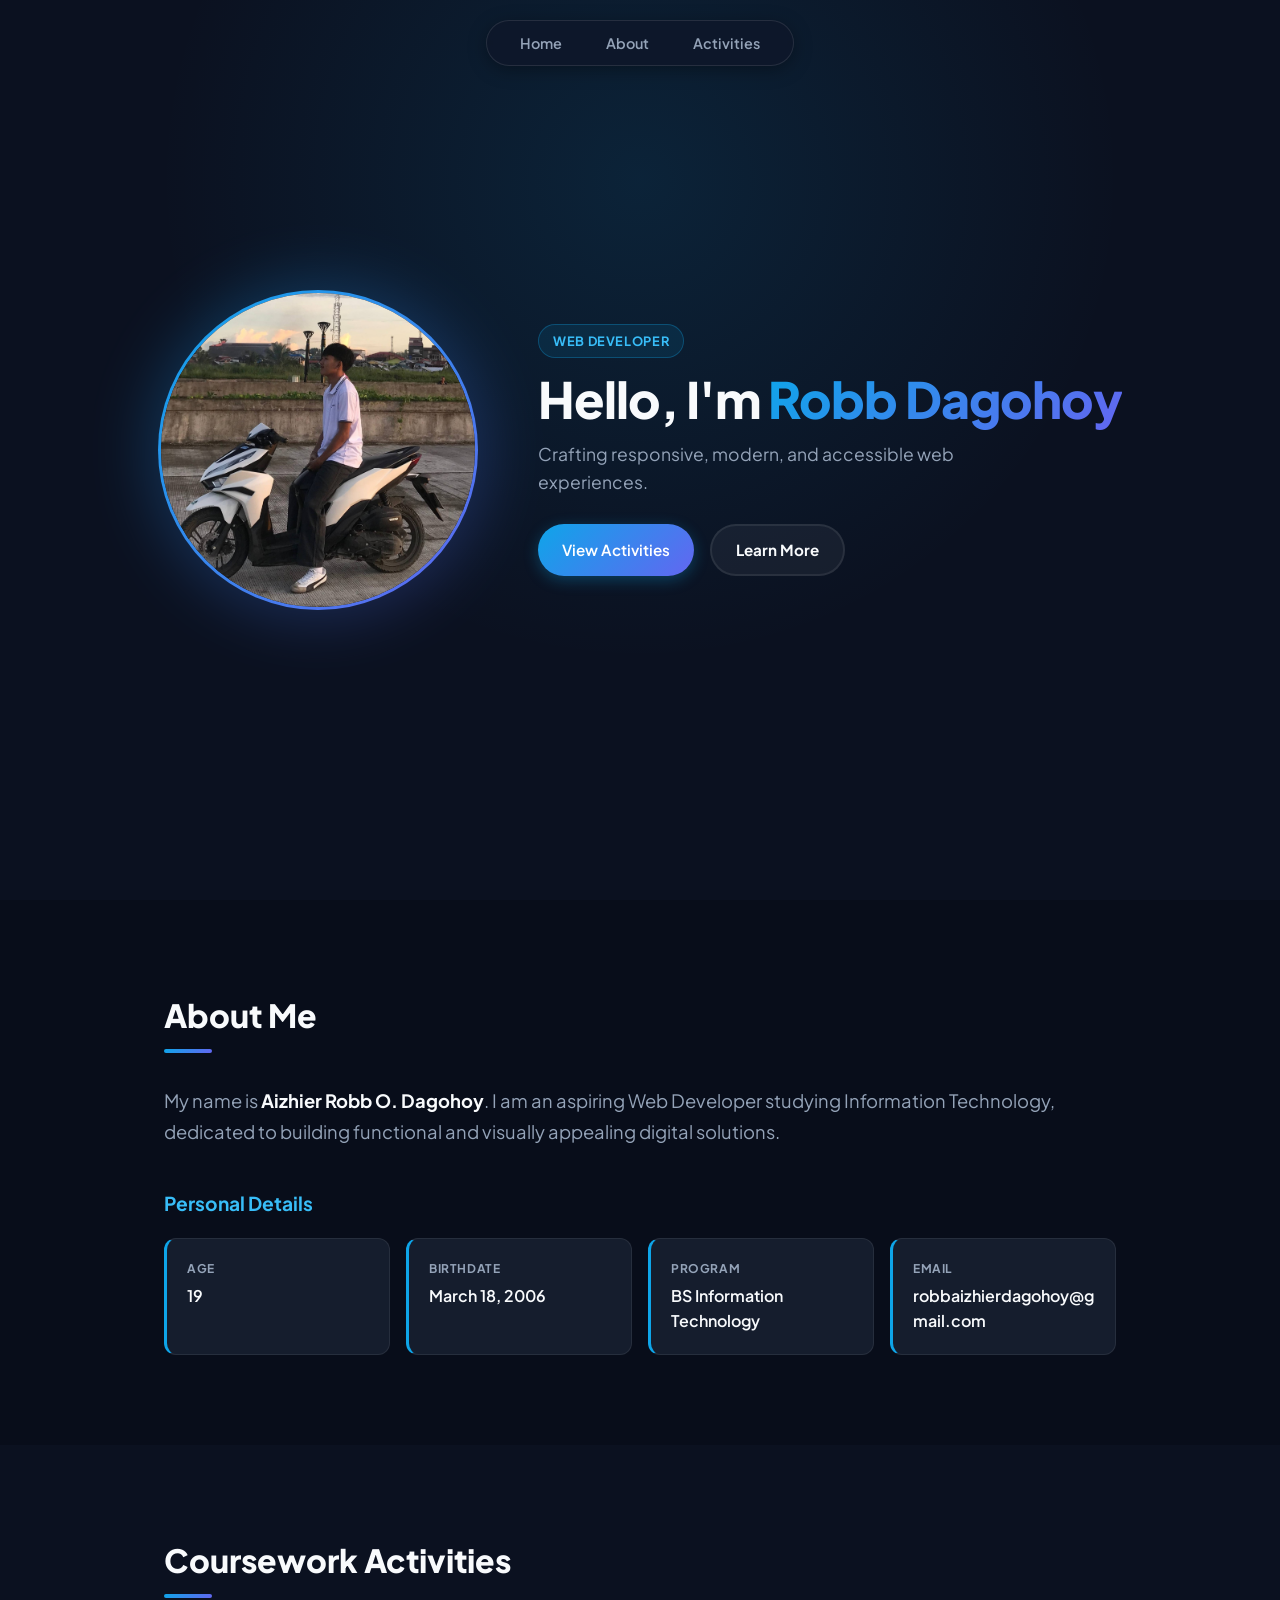
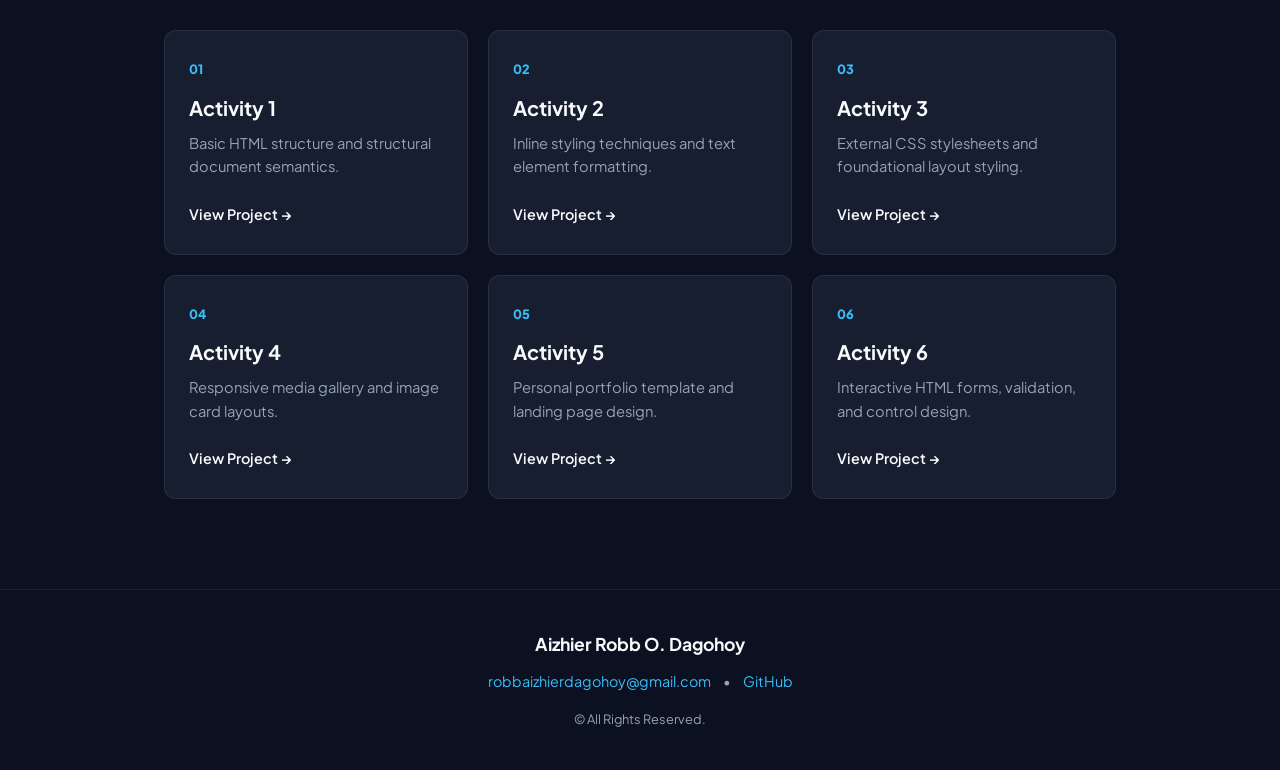
<file: index.html>
<!DOCTYPE html>
<html lang="en">
<head>
    <meta charset="UTF-8">
    <meta name="viewport" content="width=device-width, initial-scale=1.0">
    <title>Aizhier Robb O. Dagohoy | Web Developer Portfolio</title>
    <link rel="preconnect" href="https://fonts.googleapis.com">
    <link rel="preconnect" href="https://fonts.gstatic.com" crossorigin>
    <link href="https://fonts.googleapis.com/css2?family=Plus+Jakarta+Sans:wght@400;500;600;700;800&display=swap" rel="stylesheet">
    <link rel="stylesheet" href="style.css">
</head>
<body>

    <!-- Sticky Floating Navigation Header -->
    <header class="header">
        <nav class="navbar">
            <ul class="nav-menu">
                <li><a href="#home" class="nav-link">Home</a></li>
                <li><a href="#about" class="nav-link">About</a></li>
                <li><a href="#activities" class="nav-link">Activities</a></li>
            </ul>
        </nav>
    </header>
    
    <main>
        <!-- Hero Section -->
        <section class="hero-section" id="home">
            <div class="hero-container">
                <div class="profile-frame">
                    <img src="mypic.jpg" alt="Aizhier Robb O. Dagohoy" class="profile-img">
                </div>
                <div class="hero-text">
                    <span class="badge">Web Developer</span>
                    <h1>Hello, I'm <span class="accent-text">Robb Dagohoy</span></h1>
                    <p class="hero-subtitle">Crafting responsive, modern, and accessible web experiences.</p>
                    <div class="hero-actions">
                        <a href="#activities" class="btn btn-primary">View Activities</a>
                        <a href="#about" class="btn btn-secondary">Learn More</a>
                    </div>
                </div>
            </div>
        </section>

        <!-- About Section -->
        <section class="about-section" id="about">
            <div class="section-container">
                <div class="section-header">
                    <h2>About Me</h2>
                    <div class="header-line"></div>
                </div>
                <p class="intro-text">
                    My name is <strong>Aizhier Robb O. Dagohoy</strong>. I am an aspiring Web Developer studying Information Technology, dedicated to building functional and visually appealing digital solutions.
                </p>

                <h3 class="subsection-title">Personal Details</h3>
                <div class="info-grid">
                    <div class="info-card">
                        <span class="info-label">Age</span>
                        <p class="info-val">19</p>
                    </div>
                    <div class="info-card">
                        <span class="info-label">Birthdate</span>
                        <p class="info-val">March 18, 2006</p>
                    </div>
                    <div class="info-card">
                        <span class="info-label">Program</span>
                        <p class="info-val">BS Information Technology</p>
                    </div>
                    <div class="info-card">
                        <span class="info-label">Email</span>
                        <p class="info-val">robbaizhierdagohoy@gmail.com</p>
                    </div>
                </div>
            </div>
        </section>

        <!-- Activities Section -->
        <section class="activities-section" id="activities">
            <div class="section-container">
                <div class="section-header">
                    <h2>Coursework Activities</h2>
                    <div class="header-line"></div>
                </div>
                <div class="activities-grid">
                    <article class="activity-card">
                        <div class="card-tag">01</div>
                        <h3>Activity 1</h3>
                        <p>Basic HTML structure and structural document semantics.</p>
                        <a href="/Activity 1/index.html" class="card-link">View Project &rarr;</a>
                    </article>
                    <article class="activity-card">
                        <div class="card-tag">02</div>
                        <h3>Activity 2</h3>
                        <p>Inline styling techniques and text element formatting.</p>
                        <a href="/Activity 2/index.html" class="card-link">View Project &rarr;</a>
                    </article>
                    <article class="activity-card">
                        <div class="card-tag">03</div>
                        <h3>Activity 3</h3>
                        <p>External CSS stylesheets and foundational layout styling.</p>
                        <a href="/Activity 3/index.html" class="card-link">View Project &rarr;</a>
                    </article>
                    <article class="activity-card">
                        <div class="card-tag">04</div>
                        <h3>Activity 4</h3>
                        <p>Responsive media gallery and image card layouts.</p>
                        <a href="/Activity 4/index.html" class="card-link">View Project &rarr;</a>
                    </article>
                    <article class="activity-card">
                        <div class="card-tag">05</div>
                        <h3>Activity 5</h3>
                        <p>Personal portfolio template and landing page design.</p>
                        <a href="/Activity 5/index.html" class="card-link">View Project &rarr;</a>
                    </article>
                    <article class="activity-card">
                        <div class="card-tag">06</div>
                        <h3>Activity 6</h3>
                        <p>Interactive HTML forms, validation, and control design.</p>
                        <a href="/Activity 6/index.html" class="card-link">View Project &rarr;</a>
                    </article>
                </div>
            </div>
        </section>
    </main>

    <!-- Footer -->
    <footer class="footer">
        <div class="footer-container">
            <p class="footer-brand">Aizhier Robb O. Dagohoy</p>
            <div class="footer-links">
                <a href="mailto:robbaizhierdagohoy@gmail.com">robbaizhierdagohoy@gmail.com</a>
                <span class="divider">•</span>
                <a href="https://github.com/robbaizhierdagohoy-hue" target="_blank" rel="noopener">GitHub</a>
            </div>
            <p class="copyright">&copy; All Rights Reserved.</p>
        </div>
    </footer>

</body>
</html>
</file>
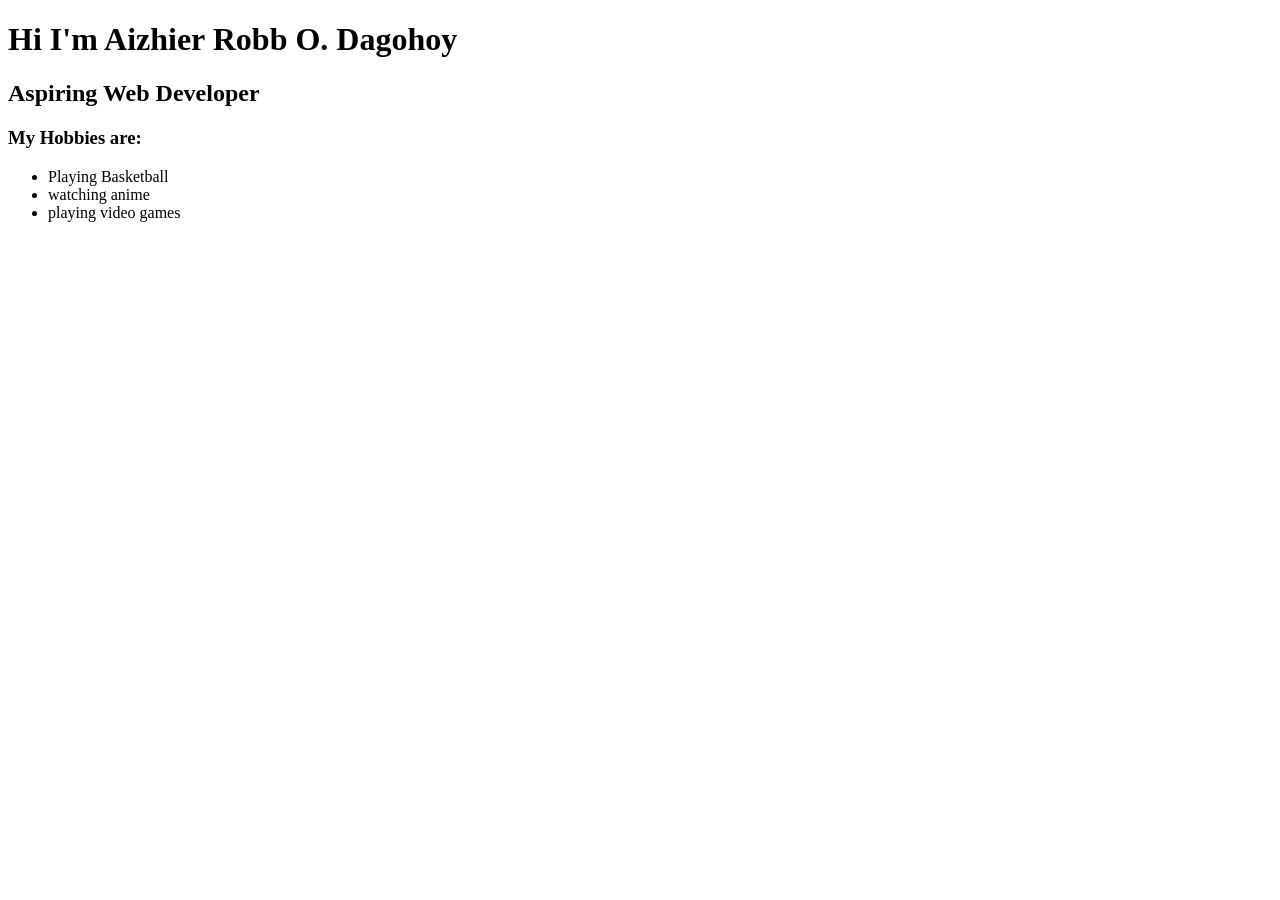
<file: Activity 1/index.html>
<!DOCTYPE html>
<html lang="en">
<head>
    <meta charset="UTF-8">
    <meta name="viewport" content="width=device-width, initial-scale=1.0">
    <title>About Myself</title>
</head>
    <h1>Hi I'm Aizhier Robb O. Dagohoy</h1>
    <h2>Aspiring Web Developer</h2>

    <h3>My Hobbies are:</h3>
    <ul>
        <li>Playing Basketball</li>
        <li>watching anime</li>
        <li>playing video games</li>
    </ul>
<body>
    
</body>
</html>
</file>
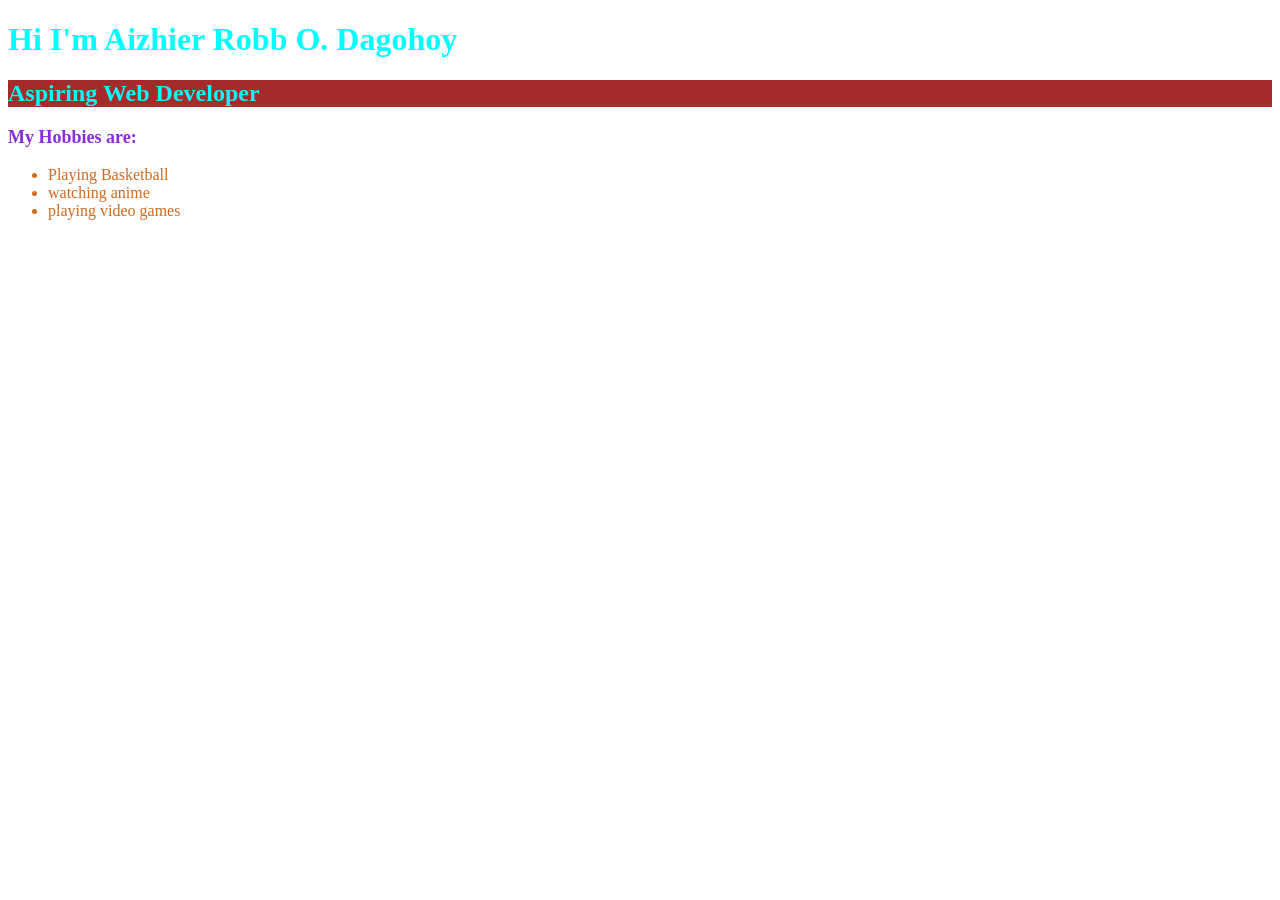
<file: Activity 2/index.html>
<!DOCTYPE html>
<html lang="en">
<head>
    <meta charset="UTF-8">
    <meta name="viewport" content="width=device-width, initial-scale=1.0">
    <title>About Myself</title>
</head>
    <h1 style="color: aqua;">Hi I'm Aizhier Robb O. Dagohoy</h1>
    <h2 style="background-color: brown; color:aqua;">Aspiring Web Developer</h2>

    <h3 style="font-size: large; color:blueviolet">My Hobbies are:</h3>
    <ul style="color: chocolate;">
        <li>Playing Basketball</li>
        <li>watching anime</li>
        <li>playing video games</li>
    </ul>
<body>
    
</body>
</html>
</file>
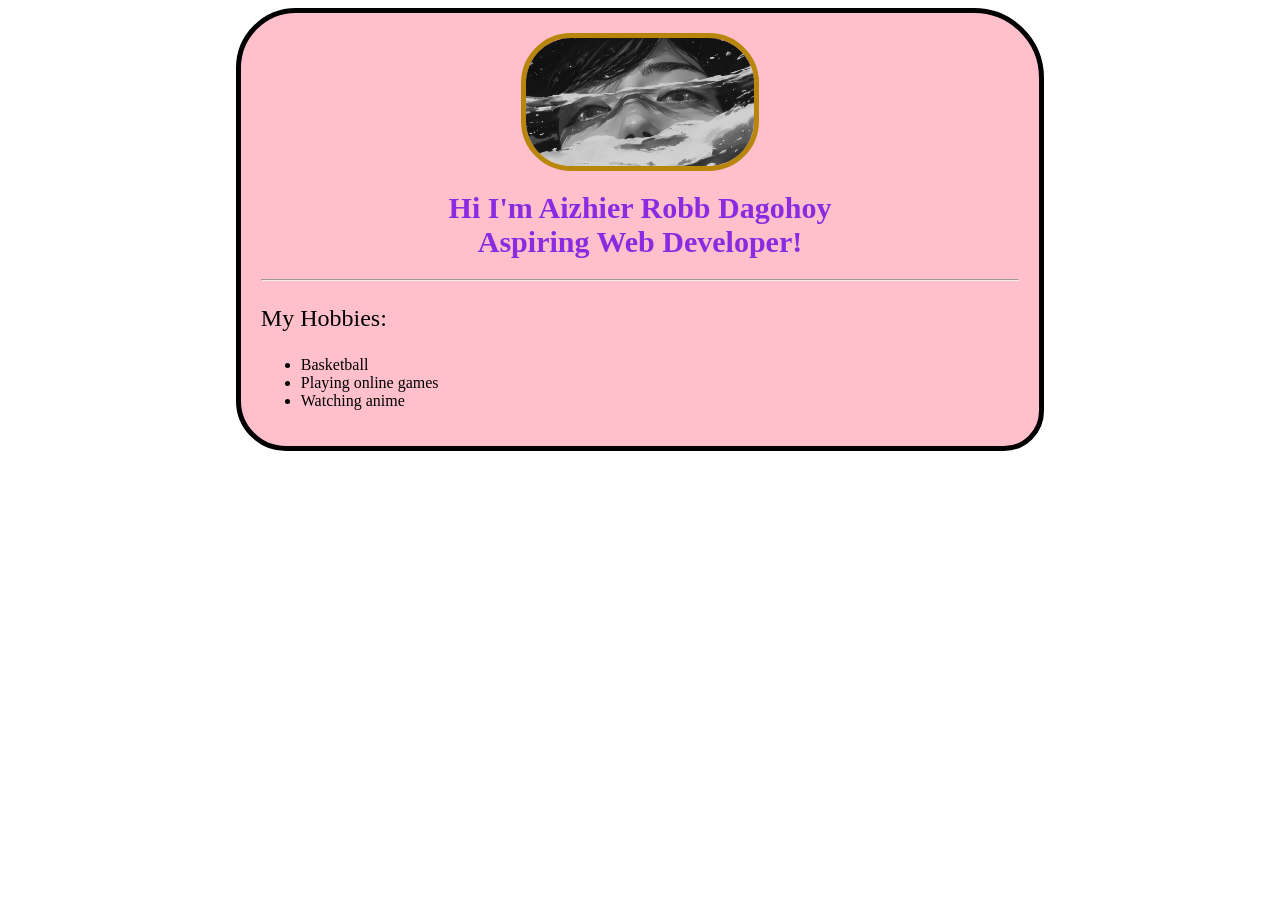
<file: Activity 3/index.html>
<!DOCTYPE html>
<html lang="en">
<head>
    <meta charset="UTF-8">
    <meta name="viewport" content="width=device-width, initial-scale=1.0">
    <title>About Myself</title>
</head>
<style>
    main{
        background-color: pink;
        font-family: 'Segoe UI';
        border: 5px solid;
        border-radius: 60px 70px 40px 50px;
        padding: 20px;
        margin-right: auto;
        margin-left: auto;
        width: 60%;
    }
    img{
        position: relative;
        width: 30%;
        border-radius: 50px;
        margin-left: auto;
        margin-right: auto;
        display: block;
        border: 5px solid;
        border-color: darkgoldenrod;
        
    }
    
    h1{
        text-align: center;
        color: blueviolet;
        font-family: 'Times New Roman';
        font-size: 30px;


    }
    p{
        font-family:Impact;
        padding-left: auto;
        font-size: x-large;

    }

</style>        
<body>

    <main>
    <img src="Pic.jpeg" alt="anime" class="zoom-img">

    <h1>Hi I'm Aizhier Robb Dagohoy<br>Aspiring Web Developer!</h1>
    <hr>
    <p>My Hobbies:</p>
    <ul>
        <li>Basketball</li>
        <li>Playing online games</li>
        <li>Watching anime</li>

    </ul>
   
    </main>
</body>
</html>
</file>
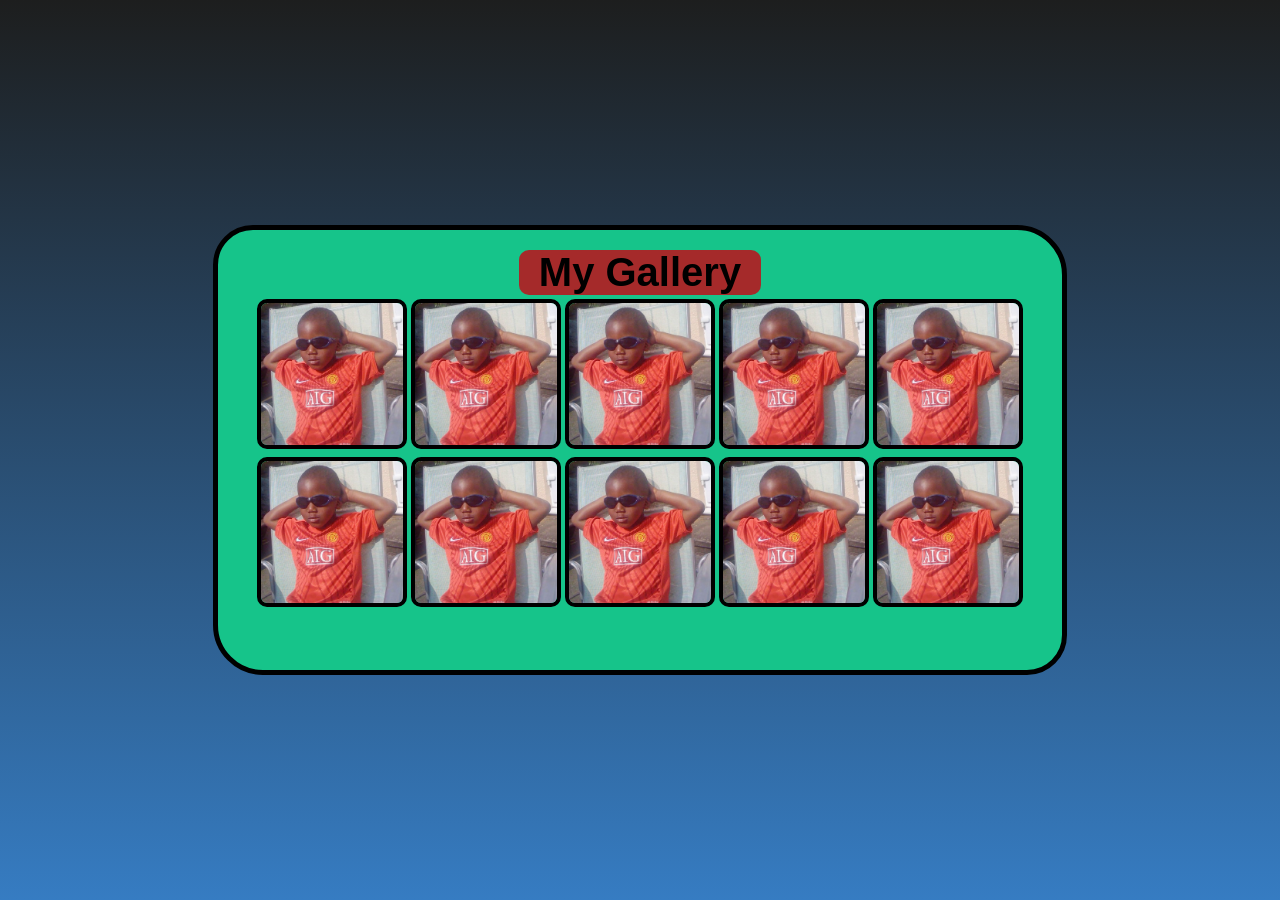
<file: Activity 4/index.html>
<!DOCTYPE html>
<html lang="en">
<head>
    <meta charset="UTF-8">
    <meta name="viewport" content="width=device-width, initial-scale=1.0">
    <link rel="stylesheet" href="style.css">
    <title>Gallery</title>
</head>
<body>
    <main>
        <h1>My Gallery</h1>
        <table>
            <tbody class="container">
                <tr class="card">
                    <td><img src="Picc.jpg" alt="Image 4"></td>
                </tr>
                <tr class="card">
                    <td><img src="Picc.jpg" alt="Image"></td>
                </tr>    
                <tr class="card">
                    <td><img src="Picc.jpg" alt="Image"></td>
                </tr>    
                <tr class="card">
                    <td><img src="Picc.jpg" alt="Image"></td>
                </tr>    
                <tr class="card">
                    <td><img src="Picc.jpg" alt="Image"></td>
                </tr>    
                <tr class="card">
                    <td><img src="Picc.jpg" alt="Image"></td>
                </tr>    
                <tr class="card">
                    <td><img src="Picc.jpg" alt="Image"></td>
                </tr>    
                <tr class="card">
                    <td><img src="Picc.jpg" alt="Image"></td>
                </tr>    
                <tr class="card">
                    <td><img src="Picc.jpg" alt="Image"></td>
                </tr>    
                <tr class="card">
                    <td><img src="Picc.jpg" alt="Image"></td>
                </tr>            
            </tbody>
         </table>

    </main>
</body>
</html>
</file>
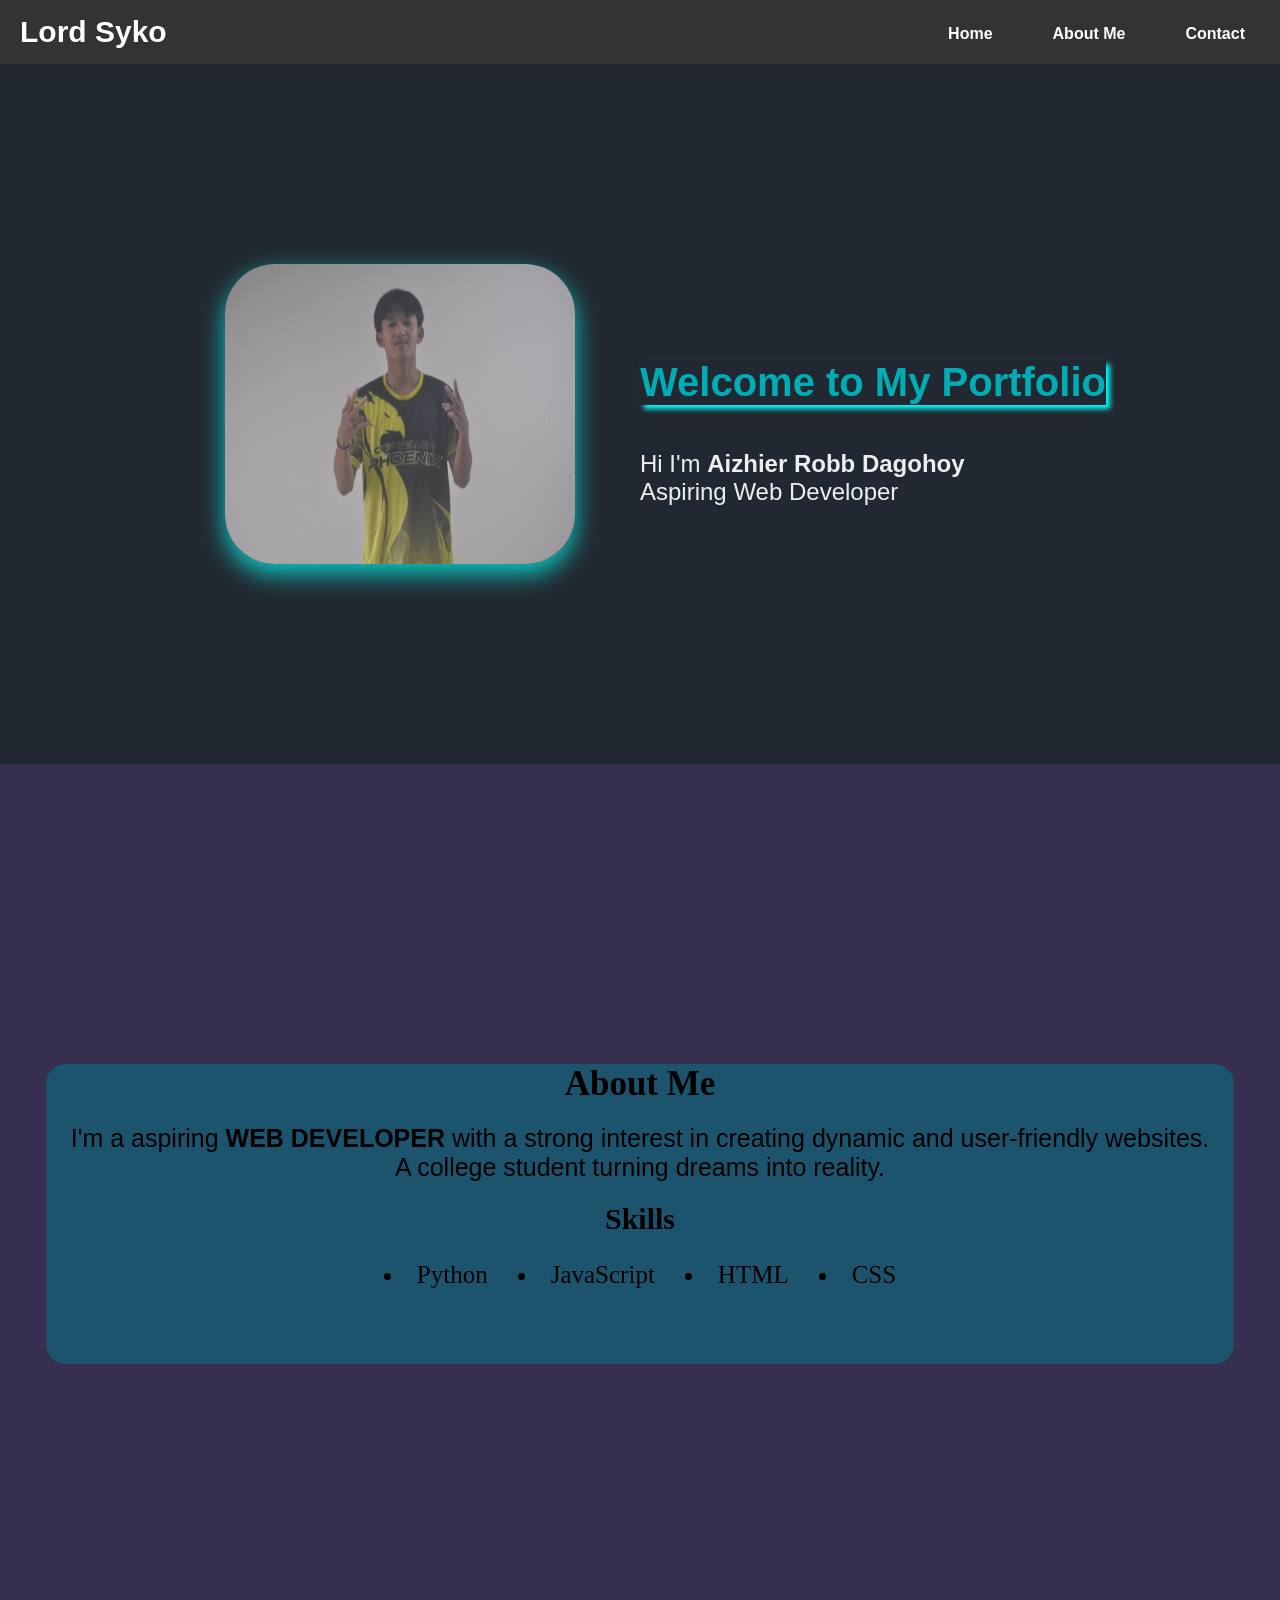
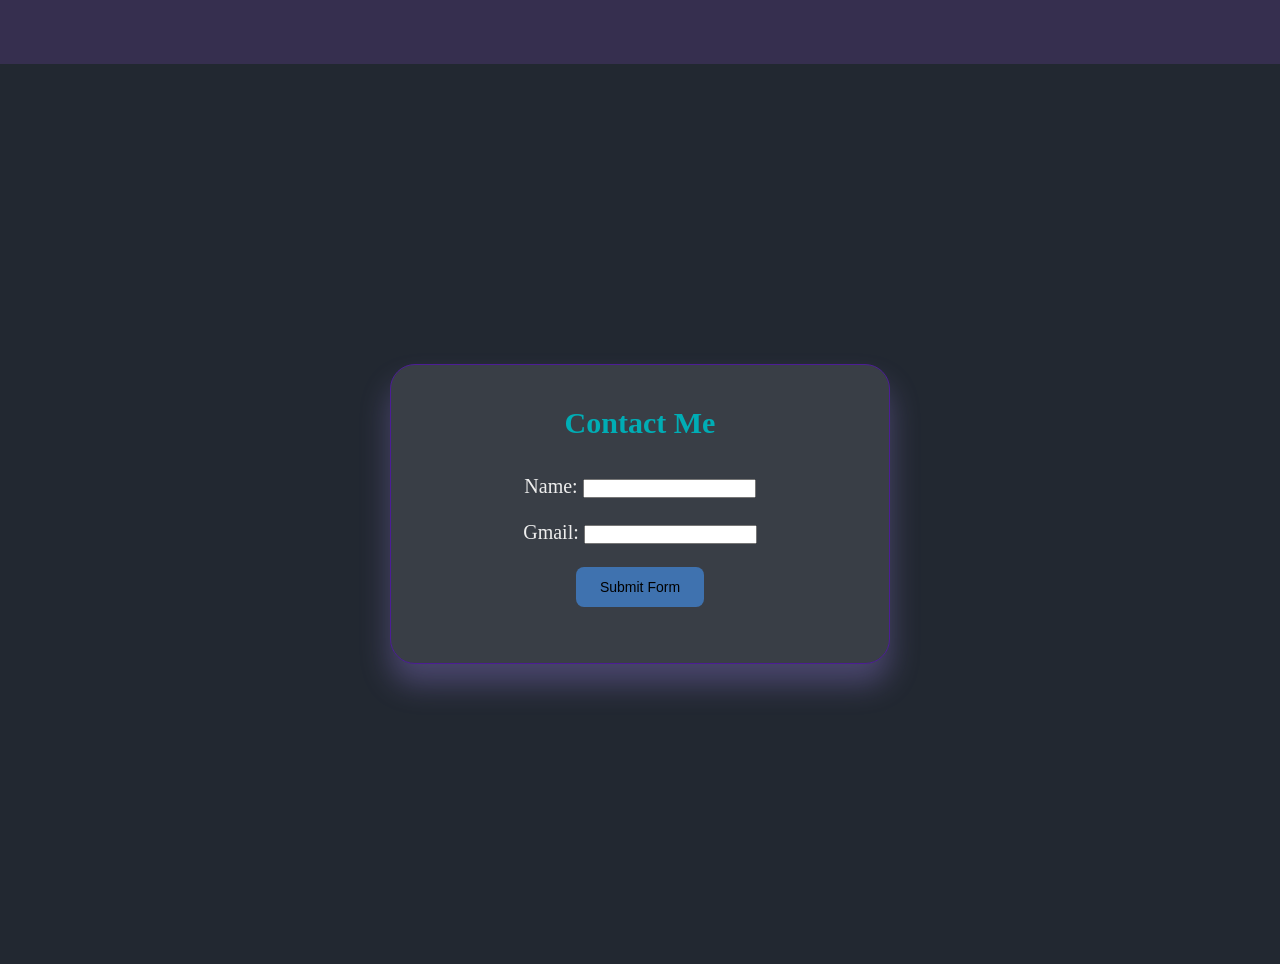
<file: Activity 5/index.html>
<!DOCTYPE html>
<html lang="en">
<head>
    <meta charset="UTF-8">
    <meta name="viewport" content="width=device-width, initial-scale=1.0">
    <link rel="stylesheet" href="style.css">
    <title>My Portfolio</title>
</head>
<body>
    <main  id="home">
    <header class="Navbar">
        <div class="brand">Lord Syko</div>
        <nav>
            <ul>
                <li><a href="#home">Home</a></li>
                <li><a href="#about">About Me</a></li>
                <li><a href="#contact">Contact</a></li>
            </ul>
        </nav>
    </header>
        <div class="container">
            <img src="pics.JPG" alt="Profile Picture">
            <h1>Welcome to My Portfolio</h1>
            <p>Hi I'm <strong>Aizhier Robb Dagohoy</strong><br>Aspiring Web Developer</p>
        </div>
    

    <section class="about" id="about">
        <div class="about-container">
            <div class="about-text">
                <h2>About Me</h2>
                <p>I'm a aspiring <strong>WEB DEVELOPER</strong> with a strong interest in creating dynamic and user-friendly websites.<br>A college student turning dreams into reality.</p>
                <h3>Skills</h3>    
                <div class="about-skills">
                    <li>Python</li>
                    <li>JavaScript</li>
                    <li>HTML</li>
                    <li>CSS</li>
                </div>
            </div>
        </div>
    </section>

    <article class="article" id="contact">
        <div class="contact-container">
            <h2>Contact Me</h2>
            <form class="form">
                Name: <input type="text" name="name"><br><br>
                Gmail: <input type="gmail" name="gmail"><br><br>
            <button class="button" type="submit">Submit Form</button>
            </form>
        </div>
    </article> 
    </main>      
</body>
</html>
</file>
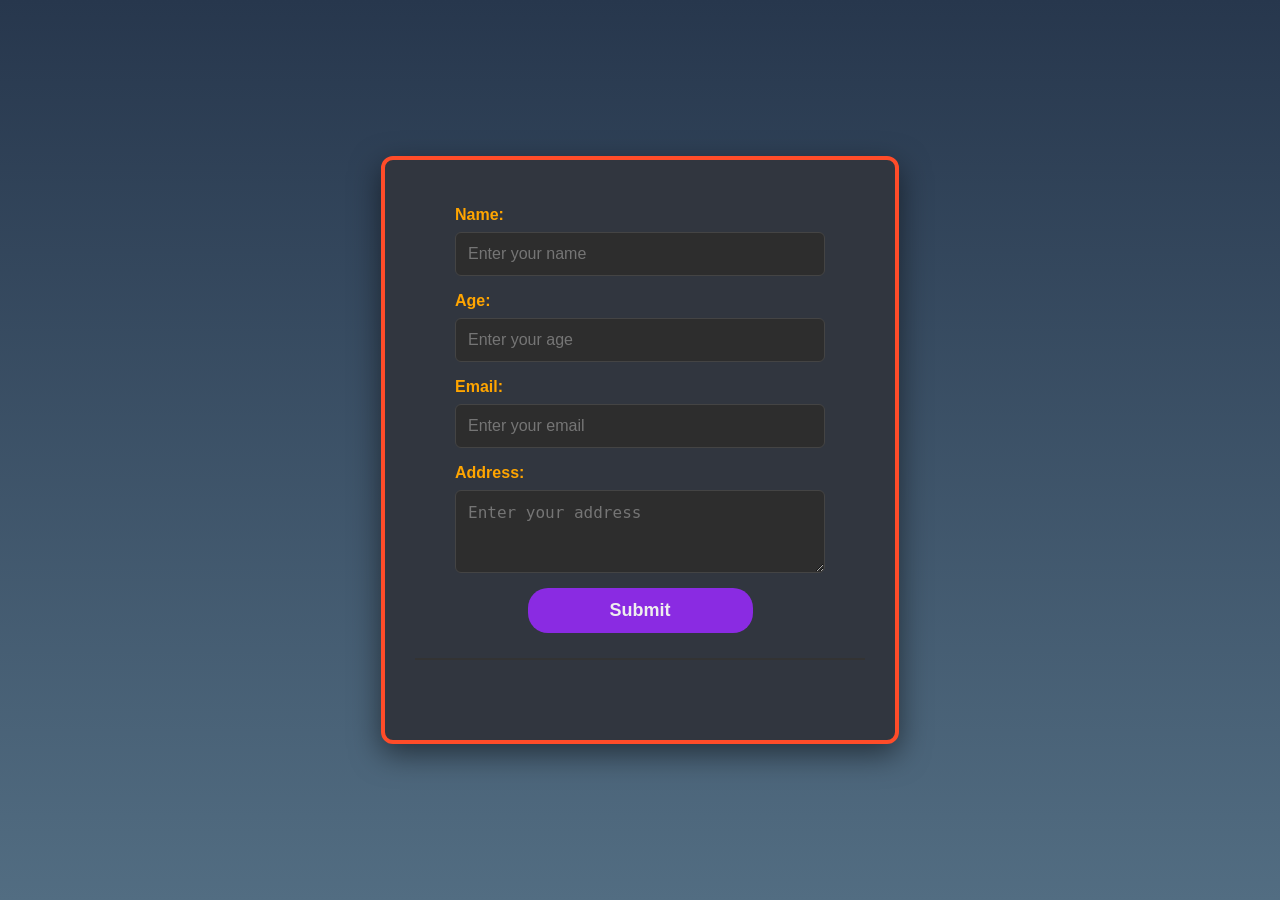
<file: Activity 6/index.html>
<!DOCTYPE html>
<html lang="en">
<head>
    <link rel="stylesheet" href="style.css">
    <script src="script.js" defer></script>
    <title>Personal Information</title>
</head>
<body>
    <main class="container">
        <section class="formCard">
            <form>
                <figure class="formGroup">
                    <label>Name:</label>
                    <input type="text" id="name" placeholder="Enter your name" required>
                </figure>
                <figure class="formGroup">
                    <label>Age:</label>
                    <input type="number" id="age" placeholder="Enter your age" required>
                </figure>
                <figure class="formGroup">
                    <label>Email:</label>
                    <input type="email" id="email" placeholder="Enter your email" required>
                </figure>
                <figure class="formGroup">
                    <label>Address:</label>
                    <textarea rows="3" id="address" placeholder="Enter your address"></textarea>
                </figure>
                
                <button type="submit" class="btn">Submit</button>
            </form>
        </section>

        <article class="dataContent"></article>
    </main>
</body>
</html>
</file>
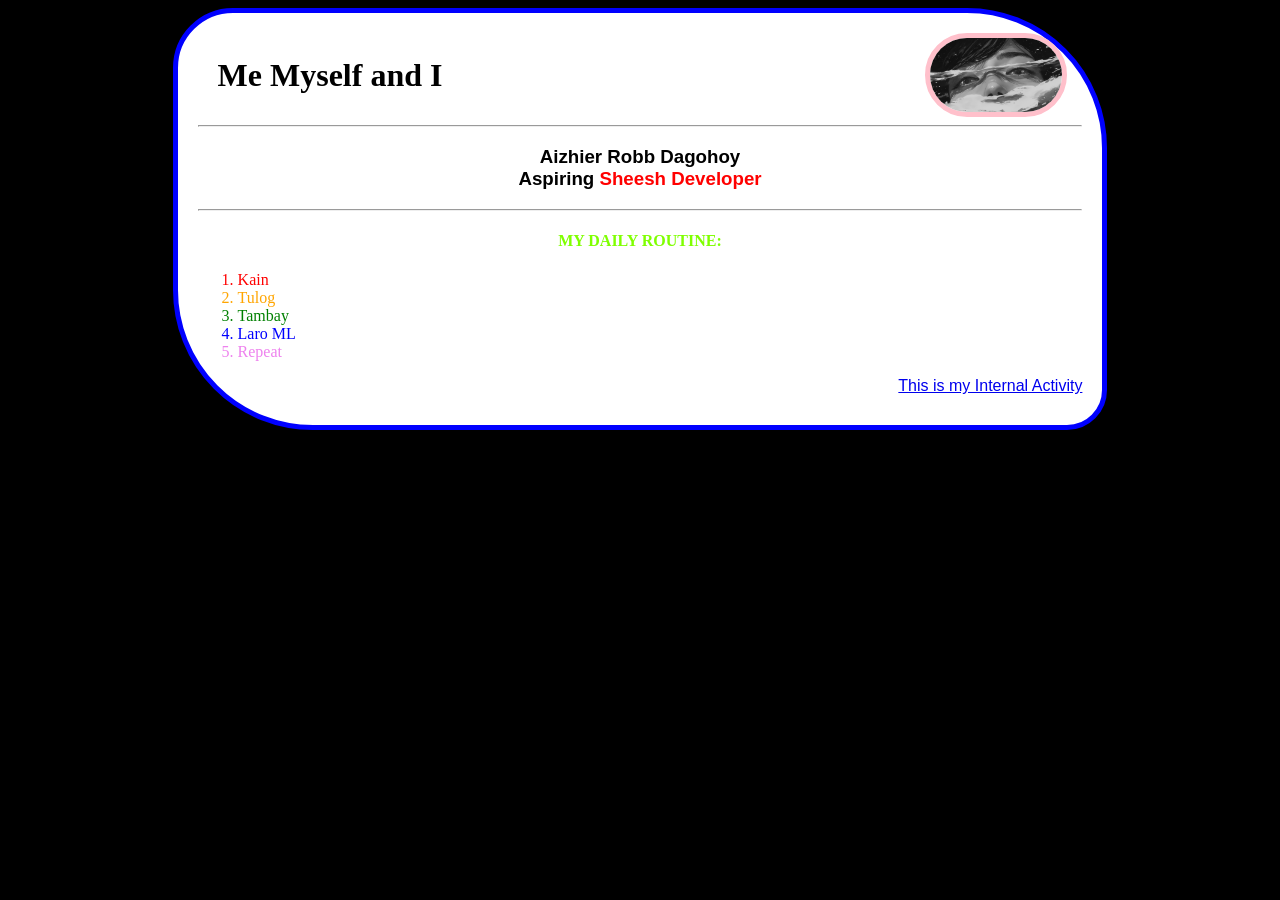
<file: Activity 3/external.html>
<!DOCTYPE html>
<html lang="en">
<head>
    <meta charset="UTF-8">
    <meta name="viewport" content="width=device-width, initial-scale=1.0">
    <link rel="stylesheet" href="style.css">
    <title>About Myself</title>
</head>
<body>
    <main>
    <div class="container">    
    
    <h1>Me Myself and I</h1>
    <img src="Pic.jpeg" alt="anime pic">
    </div>
    <hr>
    
    
    <section>
        <h3>Aizhier Robb Dagohoy<br>Aspiring <strong><span class="lala">Sheesh Developer</span></strong></h3>

        </section>
        <hr> 
        <article>        
        <h4 class="routine">MY DAILY ROUTINE:</h4>
        <ol>
            <li class="kain">Kain</li>
            <li class="tulog">Tulog</li>
            <li class="tambay">Tambay</li>
            <li class="Laro">Laro ML </li>
            <li class="repeat">Repeat</li>
        </ol>
        </article>
      
    <footer class="tiil">
        <a href="index.html">This is my Internal Activity</a>
        </footer> 
        
    </main>    
</body>
</html>
</file>
<file: style.css>
:root {
    --bg-main: #0b1120;
    --bg-surface: #1e293b;
    --bg-glass: rgba(30, 41, 59, 0.6);
    --card-border: rgba(255, 255, 255, 0.08);
    --text-primary: #f8fafc;
    --text-muted: #94a3b8;
    --accent-primary: #0ea5e9;
    --accent-hover: #38bdf8;
    --accent-gradient: linear-gradient(135deg, #0ea5e9 0%, #6366f1 100%);
    --font-main: 'Plus Jakarta Sans', system-ui, sans-serif;
    --radius-sm: 8px;
    --radius-md: 12px;
    --radius-full: 9999px;
    --shadow-md: 0 4px 20px -2px rgba(0, 0, 0, 0.4);
    --shadow-lg: 0 10px 30px -4px rgba(0, 0, 0, 0.5);
    --transition-smooth: all 0.3s cubic-bezier(0.4, 0, 0.2, 1);
}

/* ==========================================================================
   Global Resets & Base Styles
   ========================================================================== */
*, *::before, *::after {
    box-sizing: border-box;
    margin: 0;
    padding: 0;
}
html, body {
    -ms-overflow-style: none;  /* IE and Edge */
    scrollbar-width: none;  /* Firefox */
}

html {
    scroll-behavior: smooth;
}

body {
    background-color: var(--bg-main);
    color: var(--text-primary);
    font-family: var(--font-main);
    line-height: 1.6;
    overflow-x: hidden;
    -webkit-font-smoothing: antialiased;
}

.header {
    position: fixed;
    top: 20px;
    left: 0;
    right: 0;
    width: 100%;       /* Ensures it spans the full width */
    display: flex;
    justify-content: center;
    align-items: center; /* Centers the navbar horizontally */
    z-index: 1000;
}
.navbar {
    background: rgba(15, 23, 42, 0.85);
    backdrop-filter: blur(16px);
    -webkit-backdrop-filter: blur(16px);
    border: 1px solid rgba(255, 255, 255, 0.1);
    border-radius: var(--radius-full);
    padding: 6px 12px;
    box-shadow: var(--shadow-md);
}
.nav-menu { 
    display: flex; 
    list-style: none; 
    gap: 8px; 
    border-radius: 25px;
    padding: 3px;
}

.nav-link { 
    color: var(--text-muted); 
    text-decoration: none; 
    font-size: 0.9rem; 
    font-weight: 600; 
    padding: 8px 18px; 
    border-radius: var(--radius-full);
    transition: var(--transition-smooth);
}

.nav-link:hover {
    color: var(--text-primary);
    background: rgba(255, 255, 255, 0.1);
}

/* ==========================================================================
   Hero Section
   ========================================================================== */
.hero-section {
    min-height: 100vh;
    display: flex;
    align-items: center;
    justify-content: center;
    padding: 60px 4px 60px;
    background: radial-gradient(circle at 50% 20%, rgba(14, 165, 233, 0.12), transparent 50%);
}

.hero-container {
    max-width: 1000px;
    width: 100%;          
    margin: 0 auto;    
    display: flex;
    flex-direction: column;
    align-items: center;
    justify-content: center;
    gap: 40px;
    text-align: center;
}

@media (min-width: 768px) {
    .hero-container {
        flex-direction: row;
        text-align: left;
        gap: 60px;
    }
}

.profile-frame {
    position: relative;
    width: 220px;
    height: 220px;
    flex-shrink: 0;
}

@media (min-width: 768px) {
    .profile-frame {
        width: 280px;
        height: 280px;
    }
}

.profile-frame {
    position: relative;
    width: 320px;
    height: 320px;
    flex-shrink: 0;
}

.profile-frame::before {
    content: '';
    position: absolute;
    inset: -10px;
    background: var(--accent-gradient);
    border-radius: 50%;
    filter: blur(30px);
    opacity: 0.25;
    z-index: 0;
    transition: var(--transition-smooth);
}
.profile-frame:hover{
    transform: scale(1.03);
    transition: var(--transition-smooth);
}

.profile-frame:hover::before {
    opacity: 1;
    filter: blur(30px);
}

.profile-img {
    position: relative;
    z-index: 1;
    width: 100%;
    height: 100%;
    object-fit: cover;
    border-radius: 50%;
    border: 3px solid transparent;
    background: linear-gradient(var(--bg-main), var(--bg-main)) padding-box,
                var(--accent-gradient) border-box;
}

.badge {
    display: inline-block;
    padding: 6px 14px;
    background: rgba(14, 165, 233, 0.1);
    border: 1px solid rgba(14, 165, 233, 0.3);
    color: var(--accent-hover);
    border-radius: var(--radius-full);
    font-size: 0.8rem;
    font-weight: 700;
    text-transform: uppercase;
    letter-spacing: 0.05em;
    margin-bottom: 12px;
}

.hero-text h1 {
    font-size: 50px;
    font-weight: 800;
    line-height: 1.15;
    margin-bottom: 12px;
    letter-spacing: -0.02em;
}

.accent-text {
    background: var(--accent-gradient);
    background-clip: text;
    -webkit-text-fill-color: transparent;
    padding: 0;
}

.hero-subtitle {
    color: var(--text-muted);
    font-size: 1.1rem;
    max-width: 500px;
    margin-bottom: 28px;
}

.hero-actions {
    display: flex;
    gap: 16px;
    justify-content: center;
}

@media (min-width: 768px) {
    .hero-actions {
        justify-content: flex-start;
    }
}

.btn {
    display: inline-flex;
    align-items: center;
    padding: 12px 24px;
    border-radius: var(--radius-full);
    font-weight: 600;
    font-size: 0.95rem;
    text-decoration: none;
    transition: var(--transition-smooth);
}

.btn-primary {
    background: var(--accent-gradient);
    color: #ffffff;
    box-shadow: 0 4px 15px rgba(14, 165, 233, 0.3);
}

.btn-primary:hover {
    transform: translateY(-2px);
    box-shadow: 0 8px 25px rgba(14, 165, 233, 0.4);
}

.btn-secondary {
    background: rgba(255, 255, 255, 0.05);
    color: var(--text-primary);
    border: 2px solid var(--card-border);
    font-weight: bold;
}

.btn-secondary:hover {
    background: rgb(200, 200, 226);
    color: black;
    border:3px solid rgb(121, 121, 245);
    transform: translateY(-2px);
}

/* ==========================================================================
   Reusable Section Layouts
   ========================================================================== */
.section-container {
    max-width: 1000px;
    margin: 0 auto;
    padding: 90px 24px;
}

.section-header {
    margin-bottom: 32px;
}

.section-header h2 {
    font-size: 2rem;
    font-weight: 800;
}

.header-line {
    width: 48px;
    height: 4px;
    background: var(--accent-gradient);
    border-radius: var(--radius-full);
    margin-top: 8px;
}

/* ==========================================================================
   About Section
   ========================================================================== */
.about-section {
    background-color: #080d1a;
}

.intro-text {
    font-size: 1.15rem;
    color: var(--text-muted);
    line-height: 1.7;
    margin-bottom: 40px;
}

.intro-text strong {
    color: var(--text-primary);
}

.subsection-title {
    font-size: 1.2rem;
    color: var(--accent-hover);
    margin-bottom: 20px;
}

.info-grid {
    display: grid;
    grid-template-columns: repeat(auto-fit, minmax(200px, 1fr));
    gap: 16px;
}

.info-card {
    background: var(--bg-glass);
    border: 1px solid var(--card-border);
    border-left: 3px solid var(--accent-primary);
    border-radius: var(--radius-md);
    padding: 20px;
    transition: var(--transition-smooth);
}

.info-card:hover {
    transform: translateY(-4px);
    background: rgba(30, 41, 59, 0.9);
    box-shadow: var(--shadow-lg);
}

.info-label {
    font-size: 0.75rem;
    text-transform: uppercase;
    letter-spacing: 0.05em;
    color: var(--text-muted);
    font-weight: 700;
    display: block;
    margin-bottom: 4px;
}

.info-val {
    font-weight: 600;
    font-size: 1rem;
    word-break: break-word;
}

/* ==========================================================================
   Activities Section
   ========================================================================== */
.activities-grid {
    display: grid;
    grid-template-columns: repeat(auto-fill, minmax(280px, 1fr));
    gap: 20px;
}

.activity-card {
    background: var(--bg-glass);
    border: 1px solid var(--card-border);
    border-radius: var(--radius-md);
    padding: 28px 24px;
    display: flex;
    flex-direction: column;
    position: relative;
    transition: var(--transition-smooth);
}

.activity-card:hover {
    transform: translateY(-6px);
    border-color: rgba(14, 165, 233, 0.4);
    box-shadow: 0 12px 30px rgba(0, 0, 0, 0.3);
}

.card-tag {
    font-size: 0.8rem;
    font-weight: 800;
    color: var(--accent-hover);
    margin-bottom: 12px;
}

.activity-card h3 {
    font-size: 1.25rem;
    margin-bottom: 8px;
}

.activity-card p {
    color: var(--text-muted);
    font-size: 0.92rem;
    margin-bottom: 24px;
    flex-grow: 1;
}

.card-link {
    color: var(--text-primary);
    text-decoration: none;
    font-weight: 600;
    font-size: 0.9rem;
    transition: var(--transition-smooth);
}

.activity-card:hover .card-link {
    color: var(--accent-hover);
}

/* ==========================================================================
   Footer
   ========================================================================== */
.footer {
    border-top: 1px solid var(--card-border);
    background-color: var(--bg-main);
    padding: 40px 24px;
    text-align: center;
}

.footer-container {
    max-width: 600px;
    margin: 0 auto;
}

.footer-brand {
    font-weight: 700;
    font-size: 1.1rem;
    margin-bottom: 12px;
}

.footer-links {
    display: flex;
    justify-content: center;
    gap: 12px;
    font-size: 0.9rem;
    margin-bottom: 16px;
}

.footer-links a {
    color: var(--accent-hover);
    text-decoration: none;
    transition: var(--transition-smooth);
}

.footer-links a:hover {
    text-decoration: underline;
}

.divider {
    color: var(--text-muted);
}

.copyright {
    color: var(--text-muted);
    font-size: 0.8rem;
}
</file>
<file: Activity 4/style.css>
* {
    margin: 0;
    padding: 0;
    box-sizing: border-box;
}
body{
    height: 100vh;
    display: flex;
    justify-content: center;
    align-items: center;
    background: linear-gradient(to bottom, #1d1e1e, #367cc2);
}
main{
        background-color: rgb(22, 196, 138);
        font-family: 'Segoe UI';
        border: 5px solid;
        border-radius: 40px 50px;
        padding: 20px;
        margin-right: auto;
        margin-left: auto;
        width: auto;
        height: 450px;
    }
h1{
    font-family: sans-serif;
    justify-content: center;
    text-align: center;
    font-size: 40px;
    background-color: brown;
    border-radius: 10px;
    width: 30%;
    margin-left: auto;
    margin-right: auto;
    display: block;
    
}
.container{
    width: 800px;
    display: flex;
    justify-content: center;
    align-items: center;
    flex-wrap: wrap;
    gap: 0;
}
.container .card{
    overflow: hidden;    
    border-radius: 10px;
    cursor: pointer;
    transition: 400ms;
}
.card img {
  width: 150px;
  height: 150px;
  object-fit: cover;
  border: 4px solid black;
  border-radius: 10px;
}
.container .card:hover{
    transform: scale(1.5 ,1.5);
}
</file>
<file: Activity 5/style.css>
* {
    margin: 0;
    padding: 0;
    box-sizing: border-box;
}
html, body{
    scroll-behavior: smooth;
}
body{
    background-color: #222831;
}
img{
    width: 350px;
    height: 300px;
    display: flex;
    border-radius: 50px;
    box-shadow: 0px 10px 24px rgba(12, 201, 195, 1);
}
img:hover{
    transform: scale(1.1 ,1.1);
    transition: 300ms;
}

.container{
    width: 800px;
    height: 700px;
    display: flex;
    justify-content: center;
    align-items: center;
 
}
.container h1{
    font-family: sans-serif;
    position: absolute;
    left: 50%;
    top: 40%;
    color: #00ADB5 ;
    font-size:40px;
    box-shadow: 4px 4px 5px cyan;
}
.container p{
    position: absolute;
    font-family: sans-serif;
    left: 50%;
    top: 50%;
    font-size: x-large;
    color: #EEEEEE;
}

.Navbar {
    display: flex;
    justify-content: space-between; 
    padding: 15px 20px;
    background-color: #333; 
    color: white;
    position: sticky;
    top: 0; 
    z-index: 1000;
}
.brand{
    font-weight: bold;
    font-family: sans-serif;
    font-size: 30px;
}

.Navbar nav ul {
    padding-top: 10px;
    padding-right: 15px;
    display: flex;
    list-style: none; 
    gap: 60px;     
}

.Navbar nav ul li a {
    display: block;
    text-decoration: none; 
    color: white;
    font-family: sans-serif;
    font-weight: bold;
    transition: color 0.3s;
}


.Navbar nav ul li a:hover {
    color: cyan;
    transform: scale(1.1);
}
section{
    height: 100vh;
    display: flex;
    justify-content: center;
    align-items: center;
    background-color: #362F4F ;
}
.about-container{
    background-color: #1D546D;
    height: 300px;
    padding-left: 25px;
    padding-right: 25px;
    border-radius: 20px;

}
.about-container h2{
    font-weight: bold;
    font-family: 'Segoe UI';
    font-size: 35px;
    text-align: center;
    padding-bottom: 20px;
}  
.about-container p{
    font-family: sans-serif;
    font-size: 25px;
    text-align: center;
    padding-bottom: 20px;
}  
.about-container h3{
    font-weight: bold;
    font-family: 'Segoe UI';
    font-size: 30px;
    text-align: center;
    padding-bottom: 5px;
}  
.about-container .about-skills{
    display: flex;
    justify-content: center;
    gap: 20px;
    padding-top: 20px;
    font-size: 25px;
    gap: 30px;
}
article{
    height: 100vh;
    background-color: #222831;
    display: flex;
    justify-content: center;
    align-items: center;
}
article .contact-container{
    display: flex;
    flex-direction: column;
    justify-content: center;
    align-items: center;
    background-color: #393E46;
    height: 300px;
    width: 500px;
    font-size: 20px;
    border-radius: 25px;
    font-family:'Lucida Sans';
    border: 1px solid #4c1d95;
    box-shadow: 0 20px 30px rgba(167,139,250,0.3);
}
article .contact-container h2{
    font-size: 30px;
    font-weight: bold;
    padding-bottom: 20px;
    color: #00ADB5;
    
}
article .contact-container form{
    text-align: center;
    width: 180px;
    padding: 15px; 
    font-size: 20px; 
    width: 100%;
    color: #EEEEEE;
    
}
article .contact-container .button{
    border: none;            
    padding: 12px 24px;       
    border-radius: 8px;       
    font-size: 14px;
    cursor: pointer;
    background-color: #3F72AF;
}
</file>
<file: Activity 6/style.css>
body {
    color: #e0e0e0;
    font-family: 'Segoe UI', Tahoma, Geneva, Verdana, sans-serif;
    display: flex;
    justify-content: center;
    align-items: center;
    min-height: 100vh;
    margin: 0;
    background: linear-gradient(to bottom, #27374D , #526D82);
}

.container {
    background-color: #31363F;
    padding: 30px;
    border-radius: 12px;
    box-shadow: 0 10px 30px rgba(0, 0, 0, 0.5);
    width: 100%;
    max-width: 450px;
    border: 4px solid #FF4C29; 
}

.formGroup {
    display: flex;
    flex-direction: column;
    margin-bottom: 15px;
}

label {
    font-weight: bold;
    margin-bottom: 8px;
    font-size: 16px;
    color: orange;
}


input, textarea {
    padding: 12px;
    background-color: #2d2d2d;
    border: 1px solid #444;
    border-radius: 6px;
    color: white;
    font-size: 16px;
    outline: none;
    transition: border 0.3s;
}

input:focus, textarea:focus {
    border-color: white; 
}

.btn {
    width: 50%;
    display: block;     
    margin-left: auto; 
    margin-right: auto;
    padding: 12px;
    background-color: blueviolet;
    color: #eeeeee;
    border-radius: 20px;
    border: none;
    font-size: 18px;
    font-weight: bold;
    cursor: pointer;
    transition:  0.3s;
    margin-top: 10px;
}

.btn:hover {
    background-color: rgb(55, 8, 99);
    transform: scale(1.1);
}

.dataContent {
    margin-top: 25px;
    padding-top: 20px;
    border-top: 2px solid #333;
    margin-bottom: 30px;
}

.dataContent p {
    background: #252525;
    padding: 10px;
    border-radius: 4px;
    border-left: 4px solid white;
    border-right: 3px solid white;
}
</file>
<file: Activity 3/style.css>
section{
    font-family: Arial;
    color: black;
}

h1{
    font-weight:1000px;
    font-family: 'tahoma';
    color: black;
    text-align: left;
    padding-left: 20px;
}
img{
        position: relative;
        width: 15%;
        border-radius: 50px;
        margin-right: 15px;
        margin-left: auto;
        border: 5px solid;
        border-color: pink;
        transition: transform 0.4s;


}
img:hover{
    transform: scale(1.1);
}
.container{
    display: flex;
    align-items: center;
}
h3{
    text-align: center;
    }
body{
    background-color: black;

    
}
p{
    font-weight: bolder;
    text-align: center;
}
.lala{
    color: red;
}
main{
    border: 5px solid;
    color:blue;
    background-color:white ;
    border-radius: 60px 140px 40px 140px;
    padding: 20px;
    margin-right: auto;
    margin-left: auto;
    width: 70%;
}
.routine{
    color:chartreuse;
    text-align: center;
}
.kain{
    color: red;
}
.tulog{
    color: orange;
}
.tambay{
    color: green;
}
.Laro{
    color: blue;
}
.repeat{
    color:violet;
}
.tiil{
    text-align: end;
    font-family: Impact, Haettenschweiler, 'Arial Narrow Bold', sans-serif;
    padding-bottom: 10px;
}
</file>
